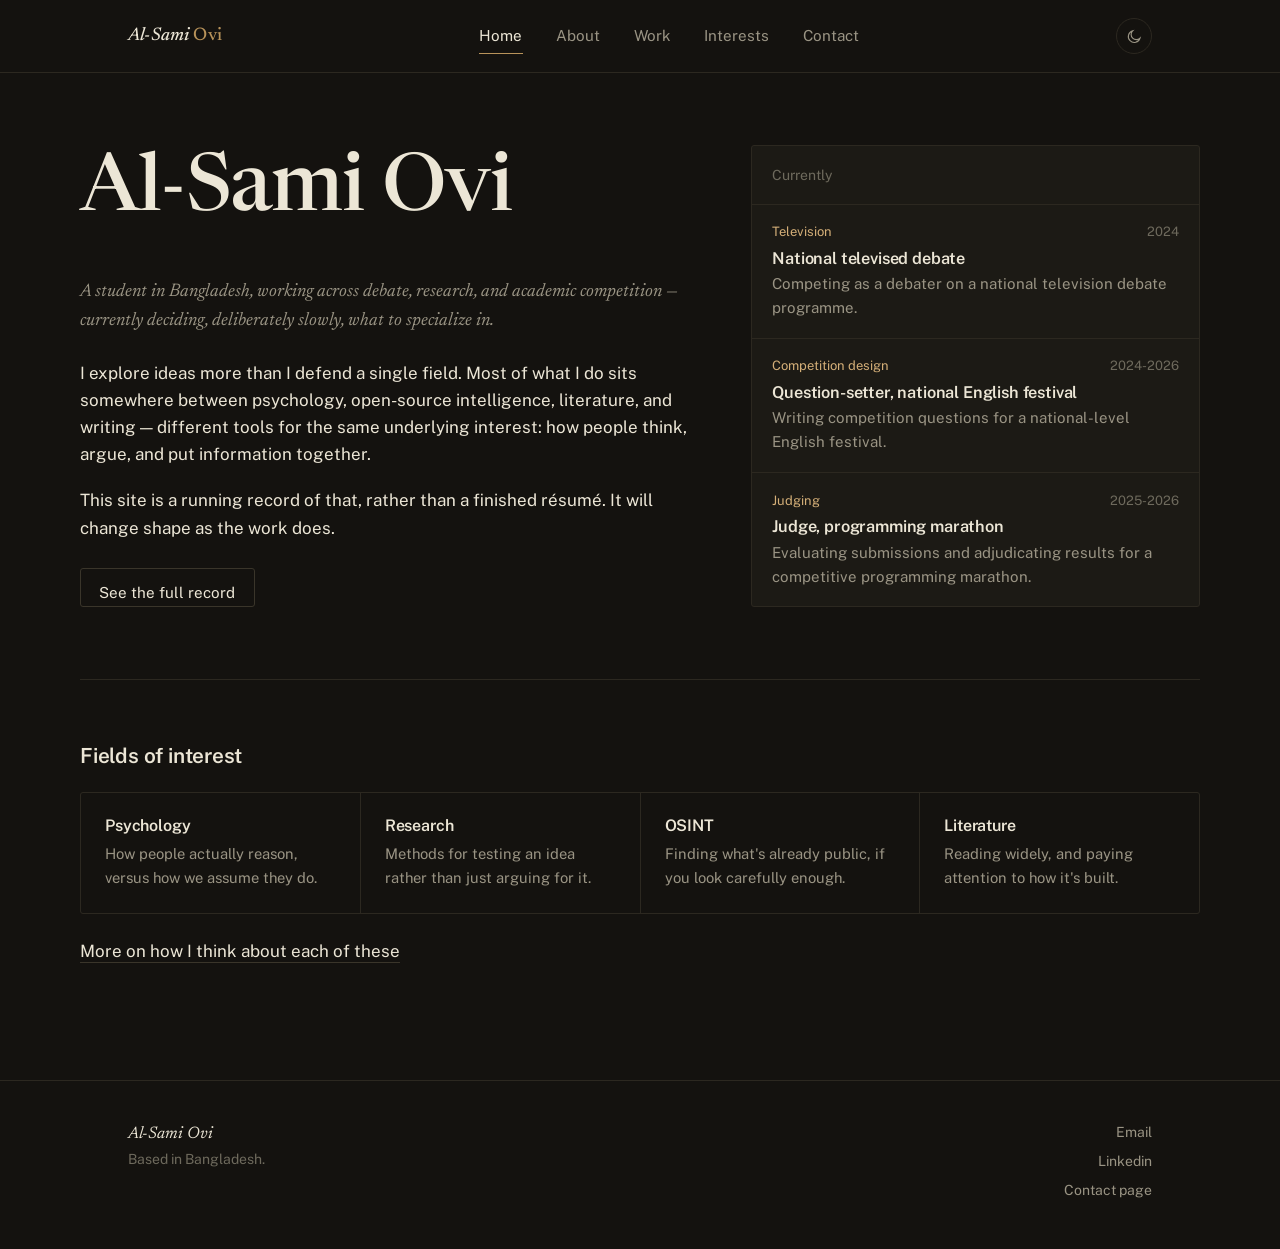
<file: index.html>
<!DOCTYPE html>
<html lang="en" data-theme="dark">
<head>
<meta charset="UTF-8">
<meta name="viewport" content="width=device-width, initial-scale=1.0">
<title>Al-Sami Ovi</title>
<meta name="description" content="Al-Sami Ovi — student, debater, and researcher-in-training in Bangladesh, working across psychology, OSINT, literature, and academic competition.">
<link rel="stylesheet" href="styles.css">
</head>
<body>

<header class="site-header">
  <div class="container">
    <a href="index.html" class="wordmark">Al-Sami <span>Ovi</span></a>
    <nav class="nav-primary" aria-label="Primary">
      <a href="index.html" aria-current="page">Home</a>
      <a href="about.html">About</a>
      <a href="work.html">Work</a>
      <a href="interests.html">Interests</a>
      <a href="contact.html">Contact</a>
    </nav>
    <div class="header-controls">
      <button class="theme-toggle" aria-label="Switch to light mode">
        <svg class="icon-moon" viewBox="0 0 24 24" fill="none" stroke="currentColor" stroke-width="1.6"><path d="M20 14.5A8.5 8.5 0 1 1 9.5 4a7 7 0 0 0 10.5 10.5Z"/></svg>
        <svg class="icon-sun" viewBox="0 0 24 24" fill="none" stroke="currentColor" stroke-width="1.6"><circle cx="12" cy="12" r="4"/><path d="M12 3v2M12 19v2M4.2 4.2l1.4 1.4M18.4 18.4l1.4 1.4M3 12h2M19 12h2M4.2 19.8l1.4-1.4M18.4 5.6l1.4-1.4"/></svg>
      </button>
      <button class="nav-toggle" aria-label="Open menu" aria-expanded="false"><span></span></button>
    </div>
  </div>
</header>

<main>
  <section class="container hero">
    <div class="reveal">
      <h1>Al-Sami Ovi</h1>
      <p class="hero-role">A student in Bangladesh, working across debate, research, and academic competition — currently deciding, deliberately slowly, what to specialize in.</p>
      <p>I explore ideas more than I defend a single field. Most of what I do sits somewhere between psychology, open-source intelligence, literature, and writing — different tools for the same underlying interest: how people think, argue, and put information together.</p>
      <p>This site is a running record of that, rather than a finished résumé. It will change shape as the work does.</p>
      <a class="hero-cta text-link" href="work.html">See the full record</a>
    </div>

    <aside class="log reveal" aria-labelledby="currently-heading">
      <div class="log-heading" id="currently-heading">Currently</div>

      <div class="log-entry">
        <div class="log-meta"><span class="tag">Television</span><span>2024</span></div>
        <h3>National televised debate</h3>
        <p>Competing as a debater on a national television debate programme.</p>
      </div>

      <div class="log-entry">
        <div class="log-meta"><span class="tag">Competition design</span><span>2024-2026</span></div>
        <h3>Question-setter, national English festival</h3>
        <p>Writing competition questions for a national-level English festival.</p>
      </div>

      <div class="log-entry">
        <div class="log-meta"><span class="tag">Judging</span><span>2025-2026</span></div>
        <h3>Judge, programming marathon</h3>
        <p>Evaluating submissions and adjudicating results for a competitive programming marathon.</p>
      </div>
    </aside>
  </section>

  <section class="section container" aria-labelledby="fields-heading">
    <h2 id="fields-heading" style="font-size: var(--fs-h3); font-family: var(--sans); font-weight: 600; margin-bottom: 1.5rem;">Fields of interest</h2>
    <div class="teaser-list">
      <div class="teaser-item">
        <h3>Psychology</h3>
        <p>How people actually reason, versus how we assume they do.</p>
      </div>
      <div class="teaser-item">
        <h3>Research</h3>
        <p>Methods for testing an idea rather than just arguing for it.</p>
      </div>
      <div class="teaser-item">
        <h3>OSINT</h3>
        <p>Finding what's already public, if you look carefully enough.</p>
      </div>
      <div class="teaser-item">
        <h3>Literature</h3>
        <p>Reading widely, and paying attention to how it's built.</p>
      </div>
      
    </div>
    <p style="margin-top: 1.5rem;"><a class="text-link" href="interests.html">More on how I think about each of these</a></p>
  </section>
</main>

<footer class="site-footer">
  <div class="container">
    <div class="footer-id">
      <p class="footer-name">Al-Sami Ovi</p>
      <p class="footer-meta">Based in Bangladesh.</p>
    </div>
    <div class="footer-links">
      <a href="mailto:alsamiovi90@gmail.com">Email</a>
      <a href="https://linkedin.com/in/al-sami-ovi">Linkedin</a>
      <a href="contact.html">Contact page</a>
    </div>
  </div>
</footer>

<script src="script.js"></script>
</body>
</html>
</file>
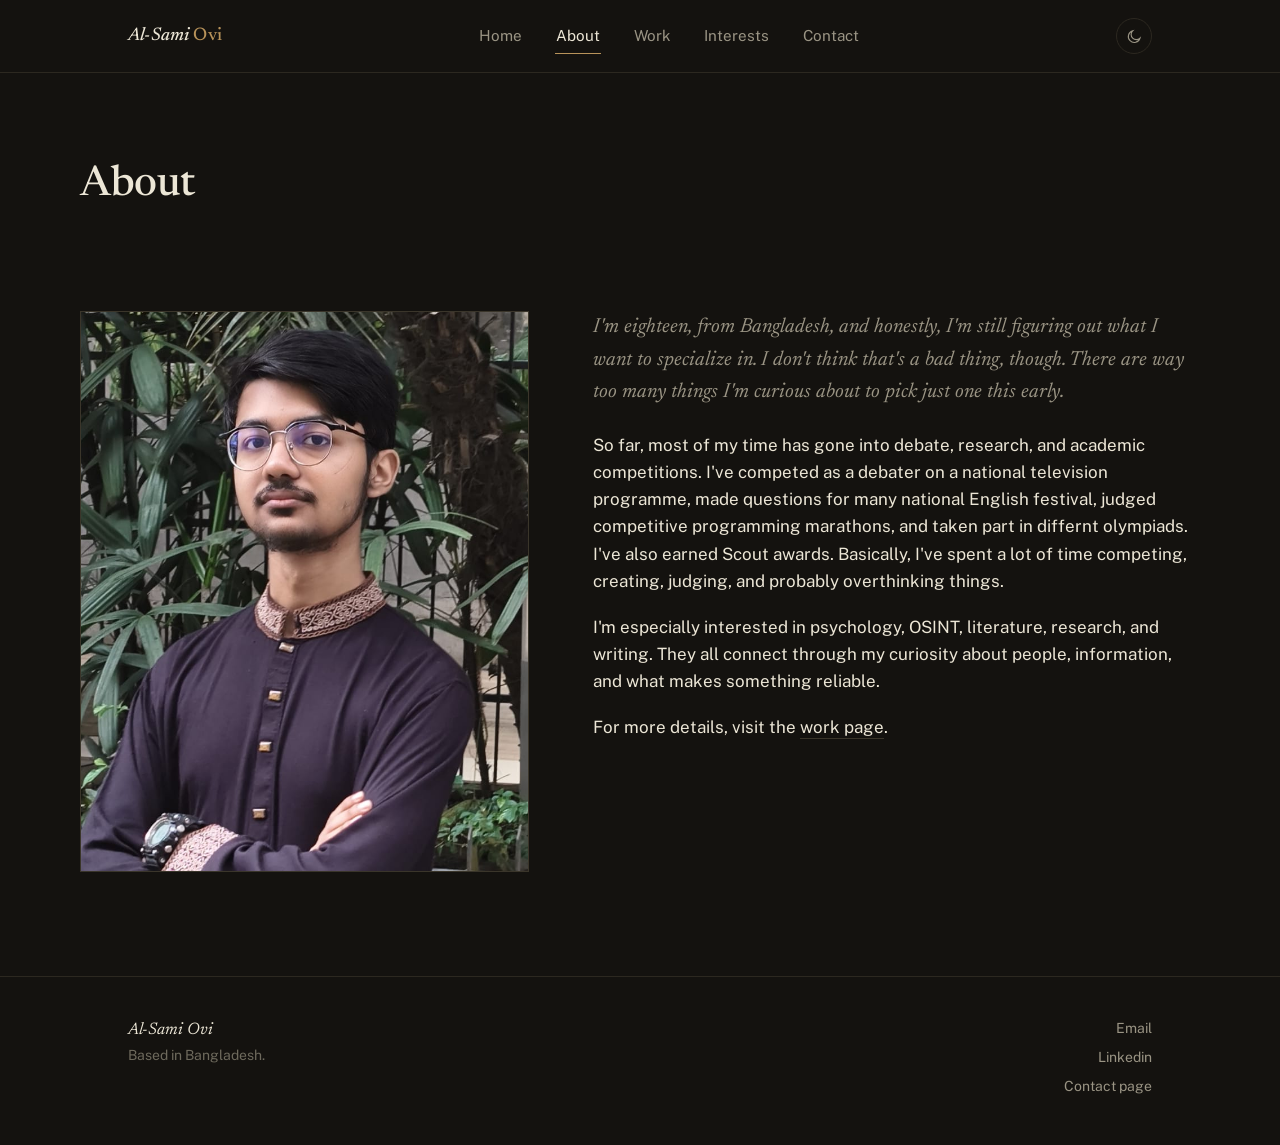
<file: about.html>
<!DOCTYPE html>
<html lang="en" data-theme="dark">
<head>
<meta charset="UTF-8">
<meta name="viewport" content="width=device-width, initial-scale=1.0">
<title>About — Al-Sami Ovi</title>
<meta name="description" content="About Al-Sami Ovi: a brief, evidence-based account of who he is and how he thinks.">
<link rel="stylesheet" href="styles.css">
</head>
<body>

<header class="site-header">
  <div class="container">
    <a href="index.html" class="wordmark">Al-Sami <span>Ovi</span></a>
    <nav class="nav-primary" aria-label="Primary">
      <a href="index.html">Home</a>
      <a href="about.html" aria-current="page">About</a>
      <a href="work.html">Work</a>
      <a href="interests.html">Interests</a>
      <a href="contact.html">Contact</a>
    </nav>
    <div class="header-controls">
      <button class="theme-toggle" aria-label="Switch to light mode">
        <svg class="icon-moon" viewBox="0 0 24 24" fill="none" stroke="currentColor" stroke-width="1.6"><path d="M20 14.5A8.5 8.5 0 1 1 9.5 4a7 7 0 0 0 10.5 10.5Z"/></svg>
        <svg class="icon-sun" viewBox="0 0 24 24" fill="none" stroke="currentColor" stroke-width="1.6"><circle cx="12" cy="12" r="4"/><path d="M12 3v2M12 19v2M4.2 4.2l1.4 1.4M18.4 18.4l1.4 1.4M3 12h2M19 12h2M4.2 19.8l1.4-1.4M18.4 5.6l1.4-1.4"/></svg>
      </button>
      <button class="nav-toggle" aria-label="Open menu" aria-expanded="false"><span></span></button>
    </div>
  </div>
</header>

<main>
  <div class="container page-head reveal">
    <h1 style="font-size: var(--fs-h2);">About</h1>
  </div>

  <div class="container about-grid">
    <div class="reveal">
      <div class="portrait-frame">
    <img src="portrait.jpg" alt="Al-Sami Ovi"></div>
      
    </div>

  <div class="reveal">
      <p class="lede">I'm eighteen, from Bangladesh, and honestly, I'm still figuring out what I want to specialize in. I don't think that's a bad thing, though. There are way too many things I'm curious about to pick just one this early.</p>

      <p>So far, most of my time has gone into debate, research, and academic competitions. I've competed as a debater on a national television programme, made questions for many national English festival, judged  competitive programming marathons, and taken part in differnt olympiads. I've also earned Scout awards. Basically, I've spent a lot of time competing, creating, judging, and probably overthinking things.</p>

      <p>I'm especially interested in psychology, OSINT, literature, research, and writing. They all connect through my curiosity about people, information, and what makes something reliable.</p>
      <p>For more details, visit the <a class="text-link" href="work.html">work page</a>.</p>
</div>
  </div>
</main>

<footer class="site-footer">
  <div class="container">
    <div class="footer-id">
      <p class="footer-name">Al-Sami Ovi</p>
      <p class="footer-meta">Based in Bangladesh.</p>
    </div>
    <div class="footer-links">
      <a href="mailto:alsamiovi90@gmail.com">Email</a>
      <a href="https://linkedin.com/in/al-sami-ovi">Linkedin</a>
      <a href="contact.html">Contact page</a>
    </div>
  </div>
</footer>

<script src="script.js"></script>
</body>
</html>
</file>
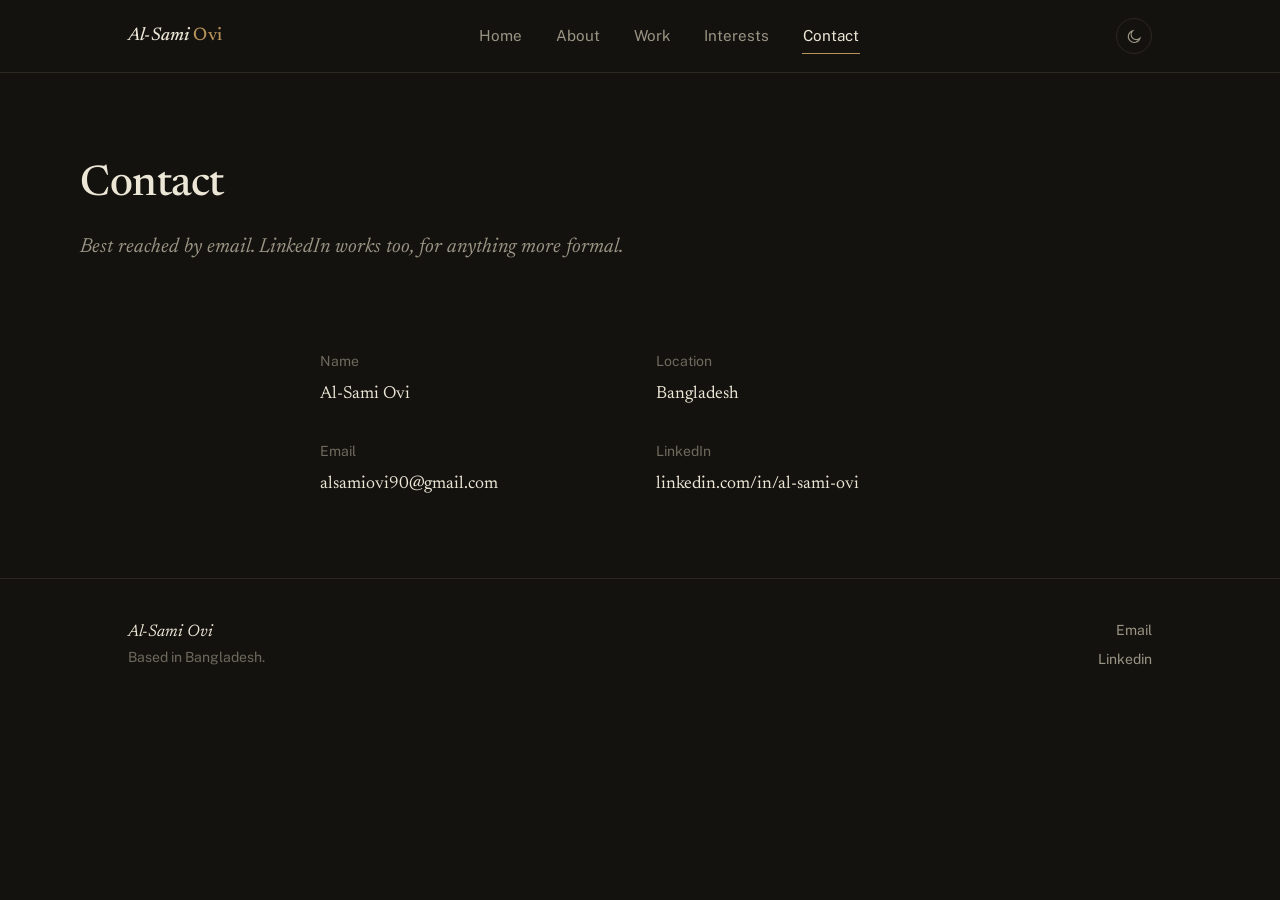
<file: contact.html>
<!DOCTYPE html>
<html lang="en" data-theme="dark">
<head>
<meta charset="UTF-8">
<meta name="viewport" content="width=device-width, initial-scale=1.0">
<title>Contact — Al-Sami Ovi</title>
<meta name="description" content="Get in touch with Al-Sami Ovi.">
<link rel="stylesheet" href="styles.css">
</head>
<body>

<header class="site-header">
  <div class="container">
    <a href="index.html" class="wordmark">Al-Sami <span>Ovi</span></a>
    <nav class="nav-primary" aria-label="Primary">
      <a href="index.html">Home</a>
      <a href="about.html">About</a>
      <a href="work.html">Work</a>
      <a href="interests.html">Interests</a>
      <a href="contact.html" aria-current="page">Contact</a>
    </nav>
    <div class="header-controls">
      <button class="theme-toggle" aria-label="Switch to light mode">
        <svg class="icon-moon" viewBox="0 0 24 24" fill="none" stroke="currentColor" stroke-width="1.6"><path d="M20 14.5A8.5 8.5 0 1 1 9.5 4a7 7 0 0 0 10.5 10.5Z"/></svg>
        <svg class="icon-sun" viewBox="0 0 24 24" fill="none" stroke="currentColor" stroke-width="1.6"><circle cx="12" cy="12" r="4"/><path d="M12 3v2M12 19v2M4.2 4.2l1.4 1.4M18.4 18.4l1.4 1.4M3 12h2M19 12h2M4.2 19.8l1.4-1.4M18.4 5.6l1.4-1.4"/></svg>
      </button>
      <button class="nav-toggle" aria-label="Open menu" aria-expanded="false"><span></span></button>
    </div>
  </div>
</header>

<main>
  <div class="container page-head reveal">
    <h1 style="font-size: var(--fs-h2);">Contact</h1>
    <p class="lede">Best reached by email. LinkedIn works too, for anything more formal.</p>
  </div>

  <div class="container contact-grid reveal">
    <div class="contact-item">
      <span class="label">Name</span>
      <span class="value">Al-Sami Ovi</span>
    </div>
    <div class="contact-item">
      <span class="label">Location</span>
      <span class="value">Bangladesh</span>
    </div>
    <div class="contact-item">
      <span class="label">Email</span>
      <a class="value" href="mailto:alsamiovi90@gmail.com">alsamiovi90@gmail.com</a>
    </div>
    <div class="contact-item">
      <span class="label">LinkedIn</span>
      <a class="value" href="https://linkedin.com/in/al-sami-ovi" target="_blank" rel="noopener">linkedin.com/in/al-sami-ovi</a>
    </div>
  </div>
</main>

<footer class="site-footer">
  <div class="container">
    <div class="footer-id">
      <p class="footer-name">Al-Sami Ovi</p>
      <p class="footer-meta">Based in Bangladesh.</p>
    </div>
    <div class="footer-links">
      <a href="mailto:alsamiovi90@gmail.com">Email</a>
      <a href="https://linkedin.com/in/al-sami-ovi">Linkedin</a>
    </div>
  </div>
</footer>

<script src="script.js"></script>
</body>
</html>
</file>
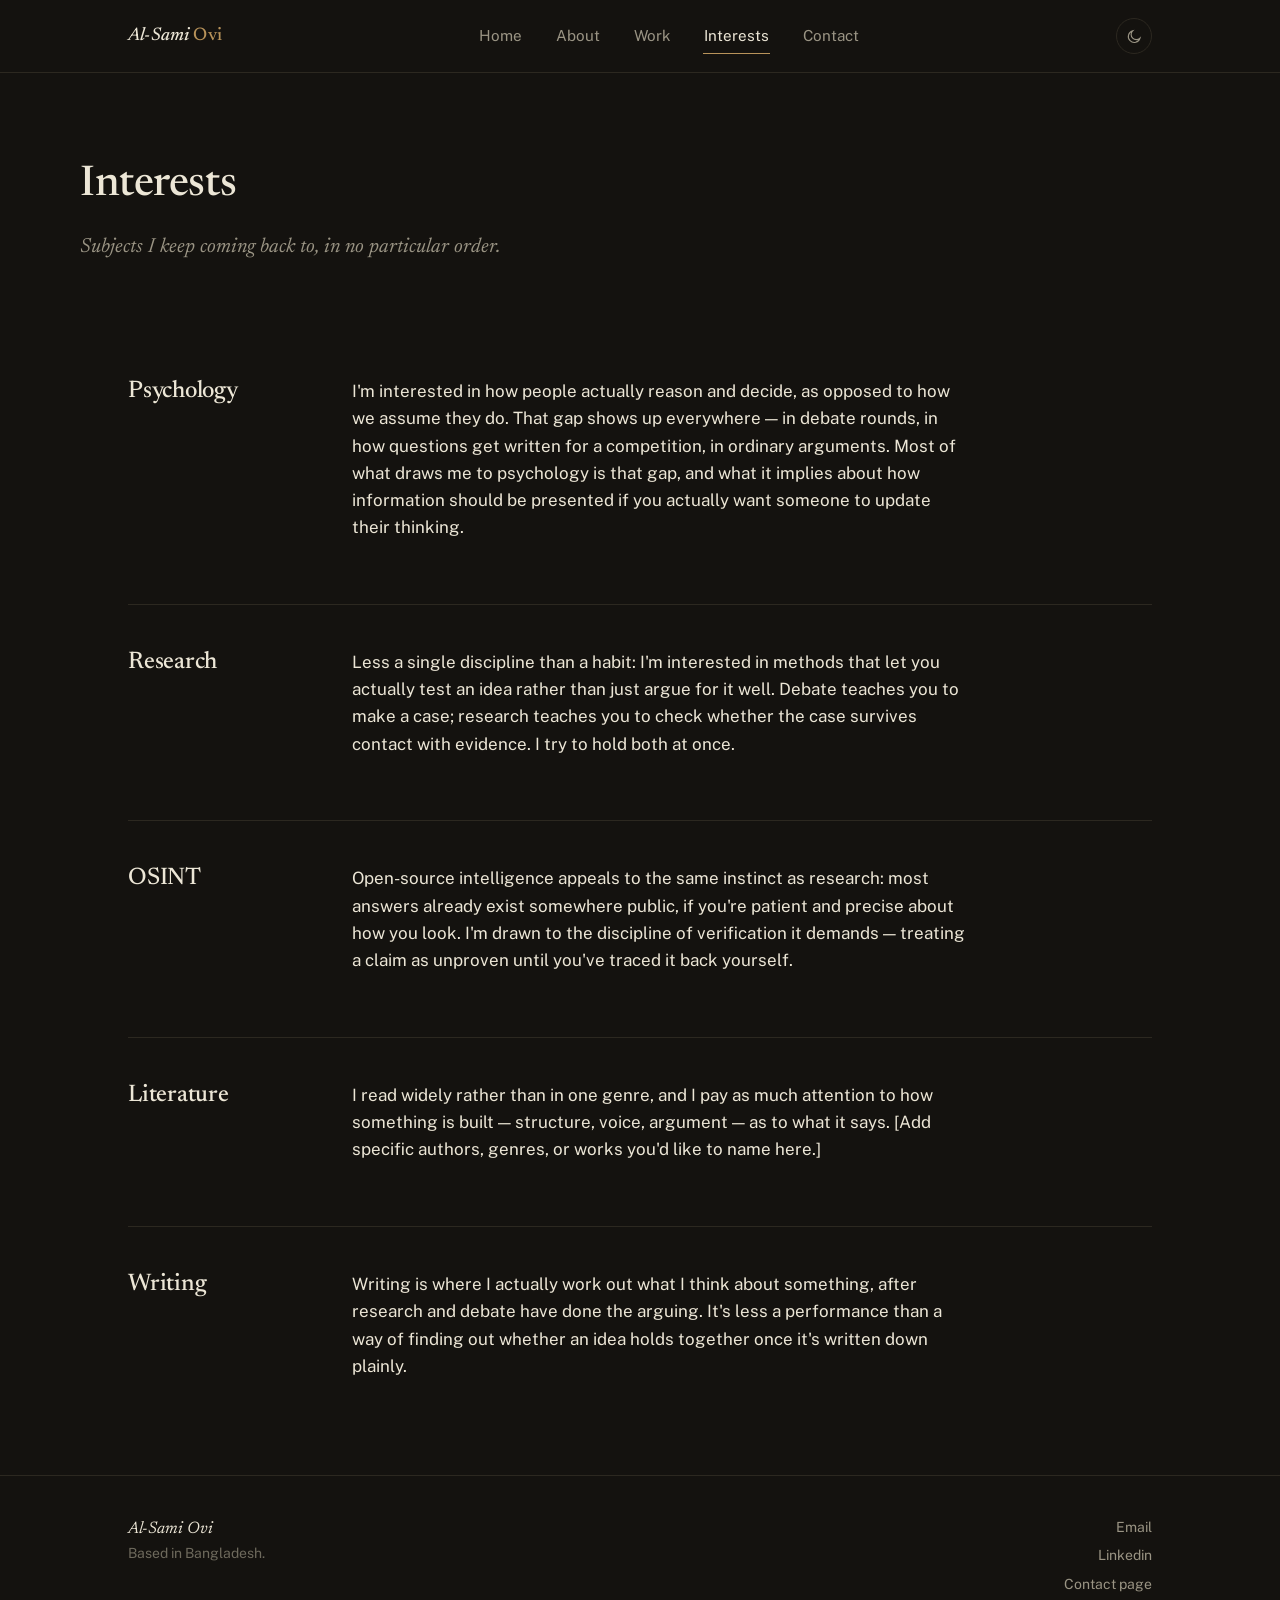
<file: interests.html>
<!DOCTYPE html>
<html lang="en" data-theme="dark">
<head>
<meta charset="UTF-8">
<meta name="viewport" content="width=device-width, initial-scale=1.0">
<title>Interests — Al-Sami Ovi</title>
<meta name="description" content="What Al-Sami Ovi explores: psychology, research, OSINT, literature, and writing.">
<link rel="stylesheet" href="styles.css">
</head>
<body>

<header class="site-header">
  <div class="container">
    <a href="index.html" class="wordmark">Al-Sami <span>Ovi</span></a>
    <nav class="nav-primary" aria-label="Primary">
      <a href="index.html">Home</a>
      <a href="about.html">About</a>
      <a href="work.html">Work</a>
      <a href="interests.html" aria-current="page">Interests</a>
      <a href="contact.html">Contact</a>
    </nav>
    <div class="header-controls">
      <button class="theme-toggle" aria-label="Switch to light mode">
        <svg class="icon-moon" viewBox="0 0 24 24" fill="none" stroke="currentColor" stroke-width="1.6"><path d="M20 14.5A8.5 8.5 0 1 1 9.5 4a7 7 0 0 0 10.5 10.5Z"/></svg>
        <svg class="icon-sun" viewBox="0 0 24 24" fill="none" stroke="currentColor" stroke-width="1.6"><circle cx="12" cy="12" r="4"/><path d="M12 3v2M12 19v2M4.2 4.2l1.4 1.4M18.4 18.4l1.4 1.4M3 12h2M19 12h2M4.2 19.8l1.4-1.4M18.4 5.6l1.4-1.4"/></svg>
      </button>
      <button class="nav-toggle" aria-label="Open menu" aria-expanded="false"><span></span></button>
    </div>
  </div>
</header>

<main>
  <div class="container page-head reveal">
    <h1 style="font-size: var(--fs-h2);">Interests</h1>
    <p class="lede">Subjects I keep coming back to, in no particular order.</p>
  </div>

  <div class="container">

    <div class="interest-block reveal">
      <div>
        <h2>Psychology</h2>
      </div>
      <p>I'm interested in how people actually reason and decide, as opposed to how we assume they do. That gap shows up everywhere — in debate rounds, in how questions get written for a competition, in ordinary arguments. Most of what draws me to psychology is that gap, and what it implies about how information should be presented if you actually want someone to update their thinking.</p>
    </div>

    <div class="interest-block reveal">
      <div>
        <h2>Research</h2>
      </div>
      <p>Less a single discipline than a habit: I'm interested in methods that let you actually test an idea rather than just argue for it well. Debate teaches you to make a case; research teaches you to check whether the case survives contact with evidence. I try to hold both at once.</p>
    </div>

    <div class="interest-block reveal">
      <div>
        <h2>OSINT</h2>
      </div>
      <p>Open-source intelligence appeals to the same instinct as research: most answers already exist somewhere public, if you're patient and precise about how you look. I'm drawn to the discipline of verification it demands — treating a claim as unproven until you've traced it back yourself.</p>
    </div>

    <div class="interest-block reveal">
      <div>
        <h2>Literature</h2>
      </div>
      <p>I read widely rather than in one genre, and I pay as much attention to how something is built — structure, voice, argument — as to what it says. [Add specific authors, genres, or works you'd like to name here.]</p>
    </div>

    <div class="interest-block reveal">
      <div>
        <h2>Writing</h2>
      </div>
      <p>Writing is where I actually work out what I think about something, after research and debate have done the arguing. It's less a performance than a way of finding out whether an idea holds together once it's written down plainly.</p>
    </div>

  </div>
</main>

<footer class="site-footer">
  <div class="container">
    <div class="footer-id">
      <p class="footer-name">Al-Sami Ovi</p>
      <p class="footer-meta">Based in Bangladesh.</p>
    </div>
    <div class="footer-links">
      <a href="mailto:alsamiovi90@gmail.com">Email</a>
      <a href="https://linkedin.com/in/al-sami-ovi">Linkedin</a>
      <a href="contact.html">Contact page</a>
    </div>
  </div>
</footer>

<script src="script.js"></script>
</body>
</html>
</file>
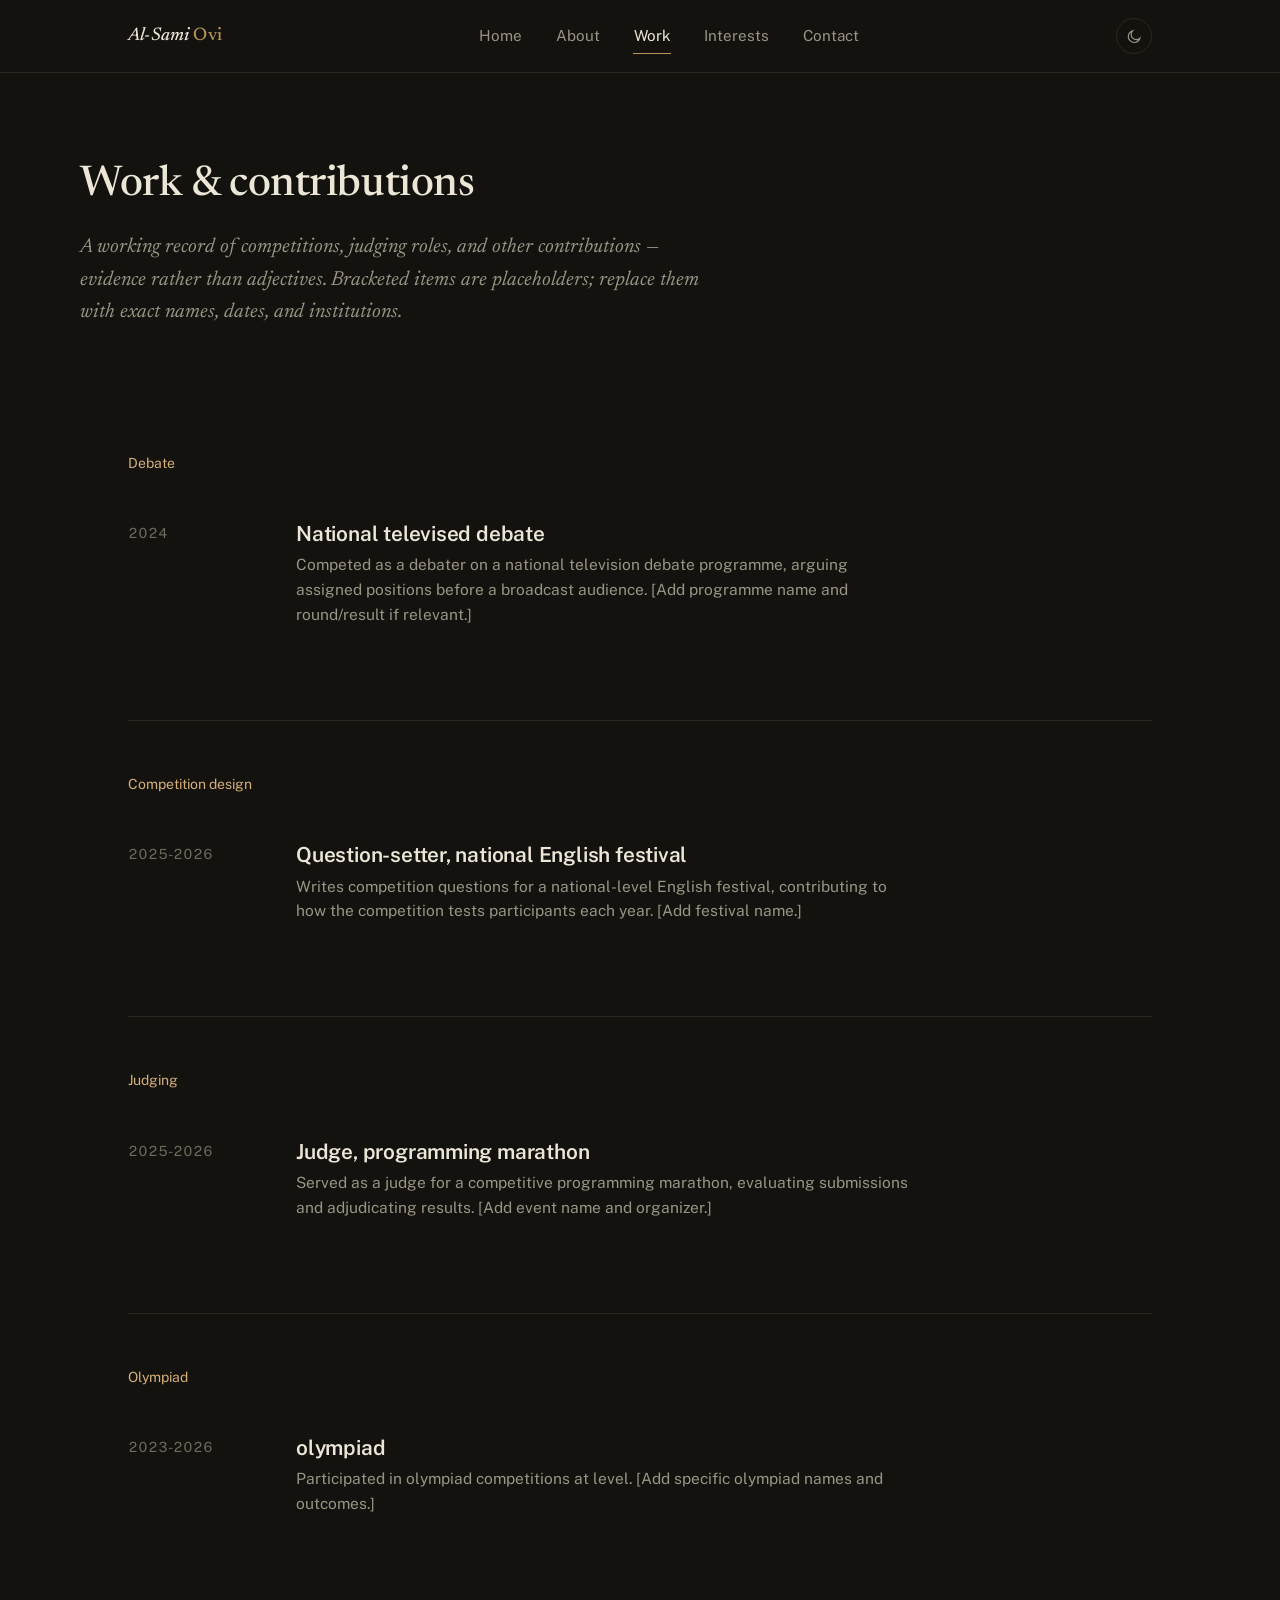
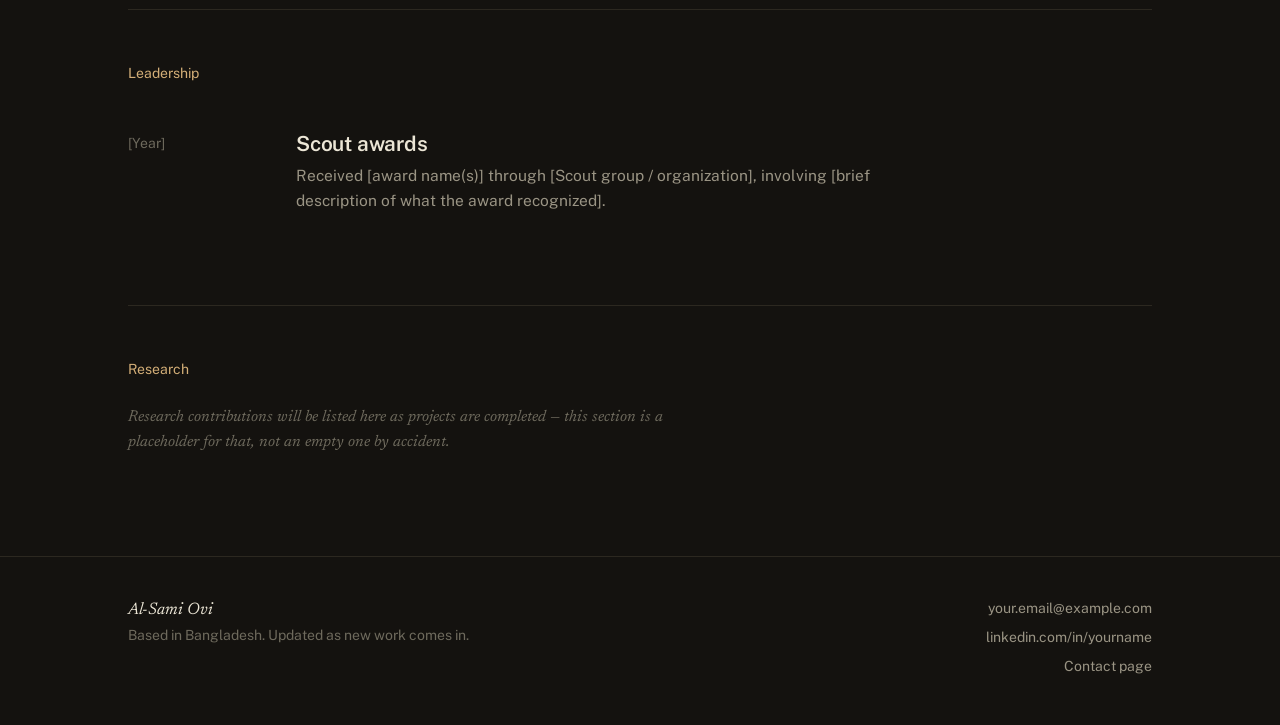
<file: work.html>
<!DOCTYPE html>
<html lang="en" data-theme="dark">
<head>
<meta charset="UTF-8">
<meta name="viewport" content="width=device-width, initial-scale=1.0">
<title>Work — Al-Sami Ovi</title>
<meta name="description" content="A record of Al-Sami Ovi's competitions, judging roles, and other contributions.">
<link rel="stylesheet" href="styles.css">
</head>
<body>

<header class="site-header">
  <div class="container">
    <a href="index.html" class="wordmark">Al-Sami <span>Ovi</span></a>
    <nav class="nav-primary" aria-label="Primary">
      <a href="index.html">Home</a>
      <a href="about.html">About</a>
      <a href="work.html" aria-current="page">Work</a>
      <a href="interests.html">Interests</a>
      <a href="contact.html">Contact</a>
    </nav>
    <div class="header-controls">
      <button class="theme-toggle" aria-label="Switch to light mode">
        <svg class="icon-moon" viewBox="0 0 24 24" fill="none" stroke="currentColor" stroke-width="1.6"><path d="M20 14.5A8.5 8.5 0 1 1 9.5 4a7 7 0 0 0 10.5 10.5Z"/></svg>
        <svg class="icon-sun" viewBox="0 0 24 24" fill="none" stroke="currentColor" stroke-width="1.6"><circle cx="12" cy="12" r="4"/><path d="M12 3v2M12 19v2M4.2 4.2l1.4 1.4M18.4 18.4l1.4 1.4M3 12h2M19 12h2M4.2 19.8l1.4-1.4M18.4 5.6l1.4-1.4"/></svg>
      </button>
      <button class="nav-toggle" aria-label="Open menu" aria-expanded="false"><span></span></button>
    </div>
  </div>
</header>

<main>
  <div class="container page-head reveal">
    <h1 style="font-size: var(--fs-h2);">Work &amp; contributions</h1>
    <p class="lede">A working record of competitions, judging roles, and other contributions — evidence rather than adjectives. Bracketed items are placeholders; replace them with exact names, dates, and institutions.</p>
  </div>

  <div class="container">

    <div class="work-group reveal">
      <p class="group-label">Debate</p>
      <div class="entry">
        <div class="entry-date">2024</div>
        <div>
          <h3>National televised debate</h3>
          <p>Competed as a debater on a national television debate programme, arguing assigned positions before a broadcast audience. [Add programme name and round/result if relevant.]</p>
        </div>
      </div>
    </div>

    <div class="work-group reveal">
      <p class="group-label">Competition design</p>
      <div class="entry">
        <div class="entry-date">2025-2026</div>
        <div>
          <h3>Question-setter, national English festival</h3>
          <p>Writes competition questions for a national-level English festival, contributing to how the competition tests participants each year. [Add festival name.]</p>
        </div>
      </div>
    </div>

    <div class="work-group reveal">
      <p class="group-label">Judging</p>
      <div class="entry">
        <div class="entry-date">2025-2026</div>
        <div>
          <h3>Judge, programming marathon</h3>
          <p>Served as a judge for a competitive programming marathon, evaluating submissions and adjudicating results. [Add event name and organizer.]</p>
        </div>
      </div>
    </div>

    <div class="work-group reveal">
      <p class="group-label">Olympiad</p>
      <div class="entry">
        <div class="entry-date">2023-2026</div>
        <div>
          <h3> olympiad</h3>
          <p>Participated in olympiad competitions at level. [Add specific olympiad names and outcomes.]</p>
        </div>
      </div>
    </div>

    <div class="work-group reveal">
      <p class="group-label">Leadership</p>
      <div class="entry">
        <div class="entry-date">[Year]</div>
        <div>
          <h3>Scout awards</h3>
          <p>Received [award name(s)] through [Scout group / organization], involving [brief description of what the award recognized].</p>
        </div>
      </div>
    </div>

    <div class="work-group reveal">
      <p class="group-label">Research</p>
      <p class="reserved-note">Research contributions will be listed here as projects are completed — this section is a placeholder for that, not an empty one by accident.</p>
    </div>

  </div>
</main>

<footer class="site-footer">
  <div class="container">
    <div class="footer-id">
      <p class="footer-name">Al-Sami Ovi</p>
      <p class="footer-meta">Based in Bangladesh. Updated as new work comes in.</p>
    </div>
    <div class="footer-links">
      <a href="mailto:your.email@example.com">your.email@example.com</a>
      <a href="https://linkedin.com/in/yourname">linkedin.com/in/yourname</a>
      <a href="contact.html">Contact page</a>
    </div>
  </div>
</footer>

<script src="script.js"></script>
</body>
</html>
</file>
<file: styles.css>
/* ==========================================================================
   Al-Sami Ovi — personal site
   A dark editorial archive. See design notes at the end of this file.
   ========================================================================== */

@import url('https://fonts.googleapis.com/css2?family=Newsreader:ital,opsz,wght@0,6..72,400;0,6..72,500;0,6..72,600;1,6..72,400;1,6..72,500&family=Public+Sans:wght@400;500;600;700&display=swap');

:root{
  --bg: #14120F;
  --bg-elevated: #1C1A15;
  --bg-elevated-2: #221F19;
  --text: #ECE6D6;
  --text-muted: #9A9484;
  --text-faint: #6E6A5D;
  --border: #2C2820;
  --border-strong: #3A352A;
  --accent: #B8935A;
  --accent-strong: #D4AF78;
  --accent-text: #14120F;

  --serif: 'Newsreader', 'Iowan Old Style', 'Georgia', serif;
  --sans: 'Public Sans', -apple-system, BlinkMacSystemFont, 'Segoe UI', sans-serif;

  --container: 1120px;
  --gutter: clamp(1.25rem, 4vw, 3rem);

  --fs-h1: clamp(2.75rem, 7vw, 5rem);
  --fs-h2: clamp(1.9rem, 3.4vw, 2.65rem);
  --fs-h3: 1.3rem;
  --fs-lede: clamp(1.1rem, 1.6vw, 1.3rem);
  --fs-body: 1.0625rem;
  --fs-small: 0.875rem;
  --fs-micro: 0.8125rem;

  --radius: 3px;
  --dur: 0.25s;
  --ease: cubic-bezier(0.4, 0, 0.2, 1);
}

[data-theme="light"]{
  --bg: #F6F2E9;
  --bg-elevated: #EFE9D9;
  --bg-elevated-2: #E7E0CC;
  --text: #221F19;
  --text-muted: #5B5647;
  --text-faint: #8B8574;
  --border: #DED6C2;
  --border-strong: #CDC3A9;
  --accent: #8B6A34;
  --accent-strong: #6E5228;
  --accent-text: #F6F2E9;
}

*, *::before, *::after{ box-sizing: border-box; }

html{
  scroll-behavior: smooth;
}

@media (prefers-reduced-motion: reduce){
  html{ scroll-behavior: auto; }
  *, *::before, *::after{
    animation-duration: 0.01ms !important;
    animation-iteration-count: 1 !important;
    transition-duration: 0.01ms !important;
    scroll-behavior: auto !important;
  }
}

body{
  margin: 0;
  background: var(--bg);
  color: var(--text);
  font-family: var(--sans);
  font-size: var(--fs-body);
  line-height: 1.6;
  -webkit-font-smoothing: antialiased;
  transition: background-color var(--dur) var(--ease), color var(--dur) var(--ease);
}

::selection{
  background: var(--accent);
  color: var(--accent-text);
}

a{
  color: inherit;
  text-decoration: none;
}

img {
  width: 100%;
  height: 100%;
  object-fit: cover; /* Fills container without distorting aspect ratio */
  display: block;
}

h1, h2, h3{
  font-family: var(--serif);
  font-weight: 500;
  line-height: 1.15;
  margin: 0 0 0.5em;
  letter-spacing: -0.01em;
}

h1{ font-size: var(--fs-h1); font-weight: 500; }
h2{ font-size: var(--fs-h2); }
h3{ font-size: var(--fs-h3); font-weight: 600; font-family: var(--sans); }

p{ margin: 0 0 1.1em; max-width: 62ch; }

.lede{
  font-size: var(--fs-lede);
  color: var(--text-muted);
  max-width: 58ch;
  font-family: var(--serif);
  font-style: italic;
}

.container{
  max-width: var(--container);
  margin: 0 auto;
  padding-left: var(--gutter);
  padding-right: var(--gutter);
}

/* Focus states */
a:focus-visible, button:focus-visible{
  outline: 2px solid var(--accent);
  outline-offset: 3px;
}

/* ---------- Header ---------- */
.site-header{
  position: sticky;
  top: 0;
  z-index: 40;
  background: var(--bg);
  border-bottom: 1px solid var(--border);
  transition: border-color var(--dur) var(--ease), background-color var(--dur) var(--ease);
}

.site-header .container{
  display: flex;
  align-items: center;
  justify-content: space-between;
  height: 4.5rem;
}

.wordmark{
  font-family: var(--serif);
  font-style: italic;
  font-weight: 500;
  font-size: 1.15rem;
  letter-spacing: 0.01em;
  white-space: nowrap;
}

.wordmark span{ color: var(--accent); font-style: normal; }

.nav-primary{
  display: flex;
  align-items: center;
  gap: clamp(1.25rem, 2.5vw, 2.25rem);
}

.nav-primary a{
  font-size: 0.95rem;
  color: var(--text-muted);
  position: relative;
  padding: 0.25rem 0.05rem;
  transition: color var(--dur) var(--ease);
}

.nav-primary a:hover{ color: var(--text); }

.nav-primary a::after{
  content: "";
  position: absolute;
  left: 0; right: 100%;
  bottom: -2px;
  height: 1px;
  background: var(--accent);
  transition: right var(--dur) var(--ease);
}

.nav-primary a:hover::after,
.nav-primary a[aria-current="page"]::after{
  right: 0;
}

.nav-primary a[aria-current="page"]{
  color: var(--text);
}

.header-controls{
  display: flex;
  align-items: center;
  gap: 0.75rem;
}

.theme-toggle{
  width: 2.25rem; height: 2.25rem;
  display: grid; place-items: center;
  background: transparent;
  border: 1px solid var(--border);
  border-radius: 50%;
  cursor: pointer;
  color: var(--text-muted);
  transition: border-color var(--dur) var(--ease), color var(--dur) var(--ease);
}
.theme-toggle:hover{ color: var(--accent); border-color: var(--border-strong); }
.theme-toggle svg{ width: 1.05rem; height: 1.05rem; }
.theme-toggle .icon-sun{ display: none; }
[data-theme="light"] .theme-toggle .icon-moon{ display: none; }
[data-theme="light"] .theme-toggle .icon-sun{ display: block; }

.nav-toggle{
  display: none;
  width: 2.25rem; height: 2.25rem;
  border: 1px solid var(--border);
  background: transparent;
  border-radius: 50%;
  cursor: pointer;
  position: relative;
}
.nav-toggle span, .nav-toggle span::before, .nav-toggle span::after{
  content: "";
  position: absolute;
  left: 50%; top: 50%;
  width: 0.95rem; height: 1px;
  background: var(--text);
  transform: translate(-50%, -50%);
  transition: transform var(--dur) var(--ease), opacity var(--dur) var(--ease);
}
.nav-toggle span::before{ transform: translate(-50%, -6px); }
.nav-toggle span::after{ transform: translate(-50%, 6px); }
.nav-toggle[aria-expanded="true"] span{ background: transparent; }
.nav-toggle[aria-expanded="true"] span::before{ transform: translate(-50%, 0) rotate(45deg); }
.nav-toggle[aria-expanded="true"] span::after{ transform: translate(-50%, 0) rotate(-45deg); }

/* ---------- Mobile nav ---------- */
@media (max-width: 780px){
  .nav-primary{
    position: fixed;
    inset: 4.5rem 0 0 0;
    flex-direction: column;
    align-items: flex-start;
    gap: 0;
    padding: 1rem var(--gutter) 2rem;
    background: var(--bg);
    border-top: 1px solid var(--border);
    transform: translateY(-8px);
    opacity: 0;
    visibility: hidden;
    pointer-events: none;
    transition: opacity var(--dur) var(--ease), transform var(--dur) var(--ease), visibility 0s linear var(--dur);
  }
  .nav-primary.is-open{
    transform: translateY(0);
    opacity: 1;
    visibility: visible;
    pointer-events: auto;
    transition: opacity var(--dur) var(--ease), transform var(--dur) var(--ease);
  }
  .nav-primary a{
    width: 100%;
    padding: 0.9rem 0;
    border-bottom: 1px solid var(--border);
    font-size: 1.05rem;
  }
  .nav-toggle{ display: block; }
}

/* ---------- Footer ---------- */
.site-footer{
  border-top: 1px solid var(--border);
  margin-top: clamp(1rem, 3vw, 2rem);
  padding: 2.5rem 0 3rem;
}
.site-footer .container{
  display: flex;
  flex-wrap: wrap;
  gap: 1.5rem 3rem;
  justify-content: space-between;
  align-items: flex-start;
}
.footer-id p{ margin: 0; }
.footer-name{ font-family: var(--serif); font-style: italic; font-size: 1.05rem; }
.footer-meta{ color: var(--text-faint); font-size: var(--fs-small); }
.footer-links{ display: flex; flex-direction: column; gap: 0.4rem; align-items: flex-end; }
.footer-links a{ color: var(--text-muted); font-size: var(--fs-small); }
.footer-links a:hover{ color: var(--accent); }

@media (max-width: 560px){
  .site-footer .container{ flex-direction: column; }
  .footer-links{ align-items: flex-start; }
}

/* ---------- Page shell ---------- */
main{ display: block; }
.page-head{
  padding: clamp(3rem, 8vw, 5.5rem) 0 clamp(2rem, 5vw, 3rem);
}
.page-head .kicker{
  display: block;
  font-size: var(--fs-small);
  color: var(--text-faint);
  margin-bottom: 0.85rem;
}
section + section{ border-top: 1px solid var(--border); }
.section{ padding: clamp(2.5rem, 6vw, 4rem) 0; }

/* ---------- Hero (home) ---------- */
.hero{
  display: grid;
  grid-template-columns: 1.15fr 0.85fr;
  gap: clamp(2rem, 5vw, 4rem);
  align-items: start;
  padding: clamp(2.5rem, 7vw, 4.5rem) 0 clamp(3rem, 6vw, 4.5rem);
}
@media (max-width: 900px){
  .hero{ grid-template-columns: 1fr; }
}

.hero-role{
  font-family: var(--serif);
  font-style: italic;
  color: var(--text-muted);
  font-size: 1.15rem;
  margin: 0.5rem 0 1.5rem;
}

.hero-cta{
  display: inline-flex;
  align-items: center;
  gap: 0.5rem;
  margin-top: 0.5rem;
  padding: 0.7rem 1.15rem;
  border: 1px solid var(--border-strong);
  border-radius: var(--radius);
  font-size: 0.95rem;
  color: var(--text);
  transition: border-color var(--dur) var(--ease), background-color var(--dur) var(--ease);
}
.hero-cta:hover{ border-color: var(--accent); background: color-mix(in srgb, var(--accent) 10%, transparent); }

/* ---------- Log / archive list ---------- */
.log{
  border: 1px solid var(--border);
  background: var(--bg-elevated);
  border-radius: var(--radius);
}
.log-heading{
  padding: 1.1rem 1.25rem;
  border-bottom: 1px solid var(--border);
  font-size: var(--fs-small);
  color: var(--text-faint);
}
.log-entry{
  padding: 1.1rem 1.25rem;
  border-bottom: 1px solid var(--border);
}
.log-entry:last-child{ border-bottom: none; }
.log-meta{
  display: flex;
  justify-content: space-between;
  align-items: baseline;
  font-size: var(--fs-micro);
  color: var(--text-faint);
  margin-bottom: 0.35rem;
}
.log-meta .tag{
  color: var(--accent-strong);
}
.log-entry h3{ margin: 0 0 0.3rem; font-size: 1.02rem; }
.log-entry p{ margin: 0; font-size: 0.94rem; color: var(--text-muted); max-width: 46ch; }

.footnote{
  font-size: var(--fs-micro);
  color: var(--text-faint);
  margin-top: 1rem;
}

/* ---------- Interest teaser grid ---------- */
.teaser-list{
  display: grid;
  grid-template-columns: repeat(auto-fit, minmax(220px, 1fr));
  gap: 1px;
  background: var(--border);
  border: 1px solid var(--border);
  border-radius: var(--radius);
  overflow: hidden;
}
.teaser-item{
  background: var(--bg);
  padding: 1.5rem;
  transition: background-color var(--dur) var(--ease);
}
.teaser-item:hover{ background: var(--bg-elevated); }
.teaser-item h3{ margin-bottom: 0.4rem; font-size: 1rem; }
.teaser-item p{ margin: 0; font-size: 0.92rem; color: var(--text-muted); }

/* ---------- Text link with quiet underline ---------- */
.text-link{
  border-bottom: 1px solid var(--border-strong);
  padding-bottom: 0.05rem;
  transition: border-color var(--dur) var(--ease), color var(--dur) var(--ease);
}
.text-link:hover{ border-color: var(--accent); color: var(--accent-strong); }

/* ---------- About page ---------- */
.about-grid{
  display: grid;
  grid-template-columns: 0.85fr 1.15fr;
  gap: clamp(2rem, 6vw, 4rem);
  align-items: start;
  padding: clamp(1rem, 4vw, 2rem) 0 clamp(3rem, 6vw, 4.5rem);
}
@media (max-width: 860px){
  .about-grid{ grid-template-columns: 1fr; }
}
.portrait-frame{
  border: 1px solid var(--border-strong);
  aspect-ratio: 4 / 5;
  display: flex;
  align-items: center;
  justify-content: center;
  position: relative;
  background:
    repeating-linear-gradient(135deg, transparent, transparent 10px, var(--bg-elevated) 10px, var(--bg-elevated) 11px);
}
.portrait-frame .mark{
  font-family: var(--serif);
  font-style: italic;
  color: var(--text-faint);
  font-size: 0.95rem;
  text-align: center;
  padding: 1rem;
  background: var(--bg);
  border: 1px solid var(--border);
}
.portrait-caption{
  font-size: var(--fs-micro);
  color: var(--text-faint);
  margin-top: 0.6rem;
  font-style: italic;
  font-family: var(--serif);
}

/* ---------- Work page ---------- */
.work-group{ padding: clamp(2rem, 5vw, 3.25rem) 0; }
.work-group + .work-group{ border-top: 1px solid var(--border); }
.group-label{
  font-size: var(--fs-small);
  color: var(--accent-strong);
  margin-bottom: 1.5rem;
}
.entry{
  display: grid;
  grid-template-columns: 9rem 1fr;
  gap: 1.5rem;
  padding: 1.5rem 0;
}
.entry + .entry{ border-top: 1px solid var(--border); }
.entry-date{
  font-size: var(--fs-small);
  color: var(--text-faint);
  font-variant-numeric: tabular-nums;
}
.entry h3{ margin-bottom: 0.4rem; }
.entry p{ color: var(--text-muted); font-size: 0.97rem; }
@media (max-width: 640px){
  .entry{ grid-template-columns: 1fr; gap: 0.4rem; }
}
.reserved-note{
  color: var(--text-faint);
  font-style: italic;
  font-family: var(--serif);
  font-size: 0.98rem;
}

/* ---------- Interests page ---------- */
.interest-block{
  display: grid;
  grid-template-columns: 12rem 1fr;
  gap: 2rem;
  padding: clamp(2rem, 5vw, 2.75rem) 0;
}
.interest-block + .interest-block{ border-top: 1px solid var(--border); }
.interest-block h2{ font-size: 1.5rem; margin: 0; }
.interest-block .field-index{
  font-size: var(--fs-small);
  color: var(--text-faint);
  display: block;
  margin-top: 0.4rem;
}
@media (max-width: 700px){
  .interest-block{ grid-template-columns: 1fr; gap: 0.6rem; }
}

/* ---------- Contact page ---------- */
.contact-grid{
  display: grid;
  grid-template-columns: repeat(2, minmax(200px, 1fr));
  gap: 2rem;
  max-width: 640px;
  padding: 1rem 0 3rem;
}
.contact-item .label{
  display: block;
  font-size: var(--fs-small);
  color: var(--text-faint);
  margin-bottom: 0.4rem;
}
.contact-item .value{
  font-size: 1.1rem;
  font-family: var(--serif);
}
.contact-item a.value{ transition: color var(--dur) var(--ease); }
.contact-item a.value:hover{ color: var(--accent-strong); }
@media (max-width: 480px){
  .contact-grid{ grid-template-columns: 1fr; }
}

/* ---------- Reveal-on-load ---------- */
.reveal{
  opacity: 0;
  transform: translateY(6px);
}
.reveal.is-visible{
  opacity: 1;
  transform: none;
  transition: opacity 0.6s var(--ease), transform 0.6s var(--ease);
}

/* ==========================================================================
   Design notes (kept out of the visible page):
   - Background is a warm charcoal, not flat #000/#111, and text is a warm
     parchment off-white — meant to read as ink-on-paper rather than a UI dark
     mode.
   - The single accent is a muted antique brass, used for one underline, one
     tag color, and hover states only — not decoration elsewhere.
   - Achievement entries are treated as a dated log because the content is
     genuinely sequential; interest sections and nav are not numbered.
   - New "Work" categories or "Interests" entries can be appended as more
     .entry / .interest-block markup without touching layout rules.
   ========================================================================== */
</file>
